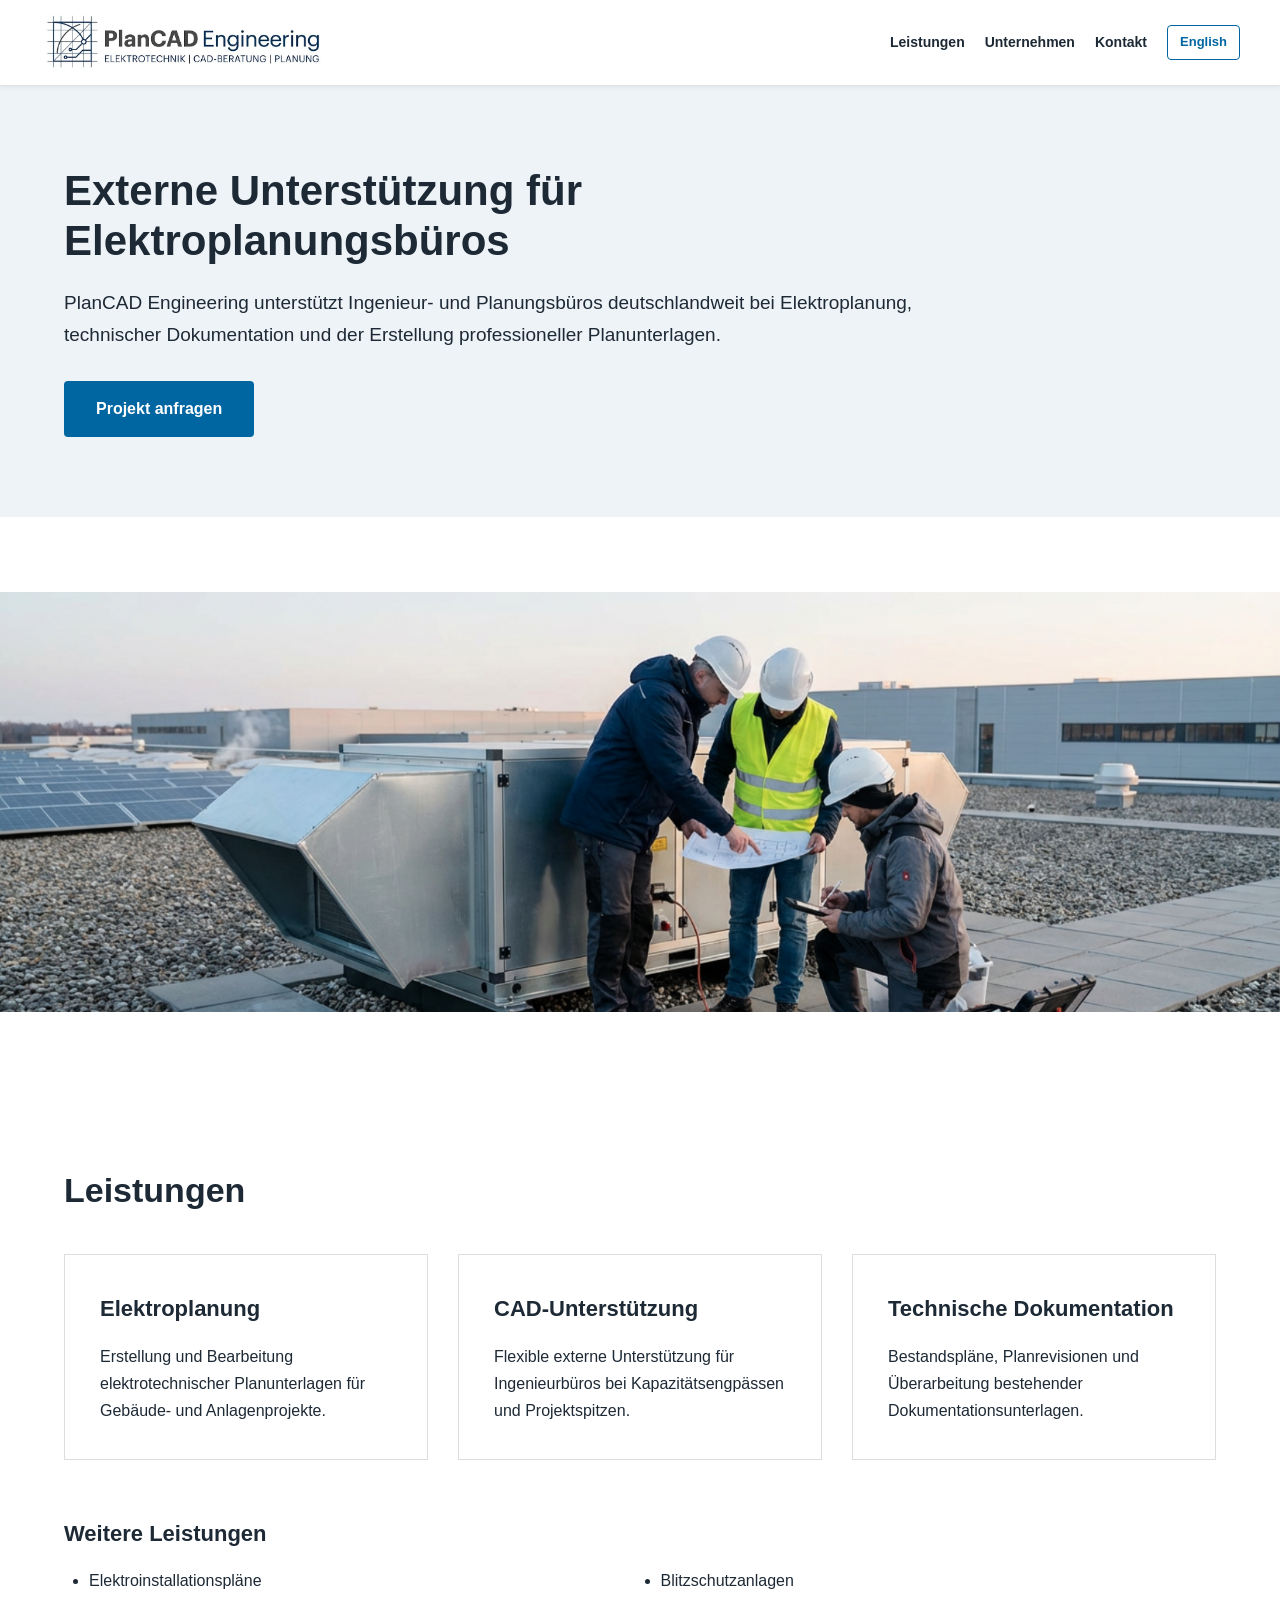
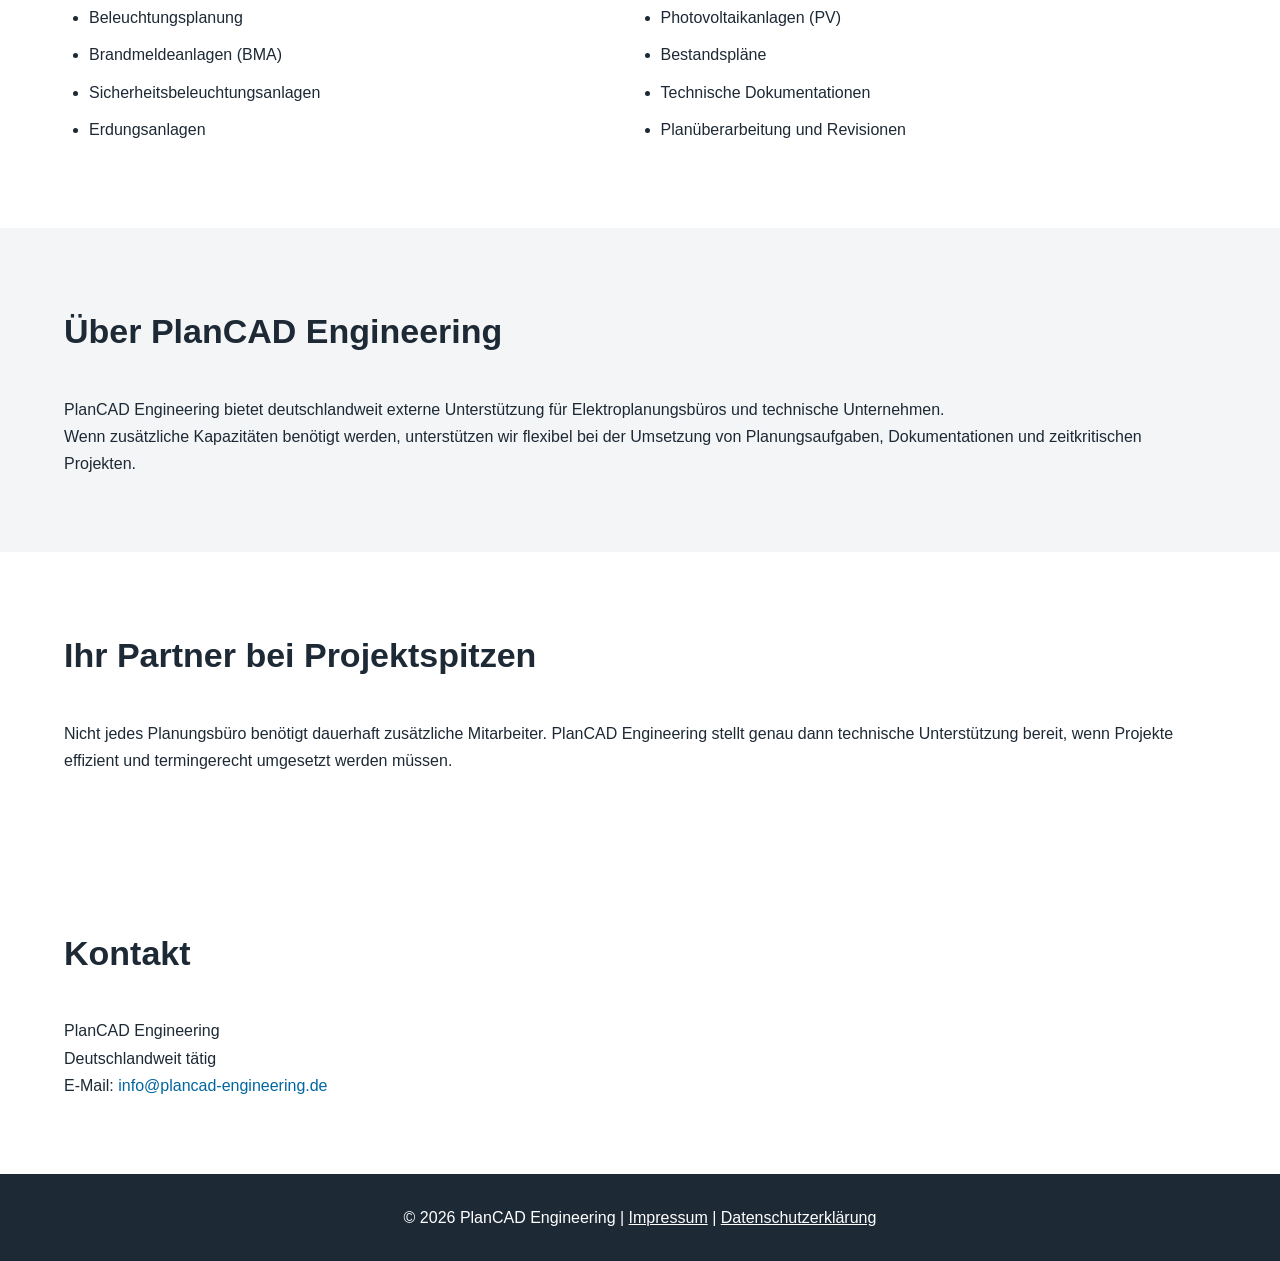
<file: index.html>
<!DOCTYPE html>
<html lang="de">

<head>
    <meta charset="UTF-8">
    <meta name="viewport" content="width=device-width, initial-scale=1.0">
    <title>PlanCAD Engineering | Elektroplanung & technische Dokumentation</title>
    <meta name="description" content="PlanCAD Engineering unterstützt Elektroplanungsbüros deutschlandweit mit Elektroplanung, CAD-Unterstützung, Bestandsplänen und technischer Dokumentation.">
    <link rel="stylesheet" href="css/style.css">
</head>

<body>

    <header>
        <div class="container header-content">
            <a href="index.html">
    <img src="images/Logo1.jpg" alt="PlanCAD Engineering Logo" class="logo">
</a>
            
            <nav>
                <div class="menu-links">
                    <a href="#leistungen">Leistungen</a>
                    <a href="#unternehmen">Unternehmen</a>
                    <a href="#kontakt">Kontakt</a>
                </div>
                <a class="language" href="en/index.html">
                    English
                </a>
            </nav>
        </div>
    </header>

    <section class="hero">
        <div class="container">
            <h1>
                Externe Unterstützung für Elektroplanungsbüros
            </h1>
            <p>
                PlanCAD Engineering unterstützt Ingenieur- und Planungsbüros
                deutschlandweit bei Elektroplanung, technischer Dokumentation
                und der Erstellung professioneller Planunterlagen.
            </p>
            <a href="#kontakt" class="button">
                Projekt anfragen
            </a>
        </div>
    </section>

    <section class="project-image">
        <img src="images/image1.png" alt="Elektroplanung und technische Dokumentation">
    </section>

    <section id="leistungen">
        <div class="container">
            <h2>Leistungen</h2>
            <div class="cards">
                <div class="card">
                    <h3>Elektroplanung</h3>
                    <p>
                        Erstellung und Bearbeitung elektrotechnischer
                        Planunterlagen für Gebäude- und Anlagenprojekte.
                    </p>
                </div>
                <div class="card">
                    <h3>CAD-Unterstützung</h3>
                    <p>
                        Flexible externe Unterstützung für Ingenieurbüros
                        bei Kapazitätsengpässen und Projektspitzen.
                    </p>
                </div>
                <div class="card">
                    <h3>Technische Dokumentation</h3>
                    <p>
                        Bestandspläne, Planrevisionen und Überarbeitung
                        bestehender Dokumentationsunterlagen.
                    </p>
                </div>
            </div>

            <br><br>

            <h3>Weitere Leistungen</h3>
            <ul class="service-list">
                <li>Elektroinstallationspläne</li>
                <li>Beleuchtungsplanung</li>
                <li>Brandmeldeanlagen (BMA)</li>
                <li>Sicherheitsbeleuchtungsanlagen</li>
                <li>Erdungsanlagen</li>
                <li>Blitzschutzanlagen</li>
                <li>Photovoltaikanlagen (PV)</li>
                <li>Bestandspläne</li>
                <li>Technische Dokumentationen</li>
                <li>Planüberarbeitung und Revisionen</li>
            </ul>
        </div>
    </section>

    <section id="unternehmen" class="gray">
        <div class="container">
            <h2>Über PlanCAD Engineering</h2>
            <p>
                PlanCAD Engineering bietet deutschlandweit
                externe Unterstützung für Elektroplanungsbüros
                und technische Unternehmen.
            </p>
            <p>
                Wenn zusätzliche Kapazitäten benötigt werden,
                unterstützen wir flexibel bei der Umsetzung von
                Planungsaufgaben, Dokumentationen und
                zeitkritischen Projekten.
            </p>
        </div>
    </section>

    <section class="partner">
        <div class="container">
            <h2>Ihr Partner bei Projektspitzen</h2>
            <p>
                Nicht jedes Planungsbüro benötigt dauerhaft
                zusätzliche Mitarbeiter.
                PlanCAD Engineering stellt genau dann
                technische Unterstützung bereit, wenn Projekte
                effizient und termingerecht umgesetzt werden müssen.
            </p>
        </div>
    </section>

    <section id="kontakt">
        <div class="container">
            <h2>Kontakt</h2>
            <p>PlanCAD Engineering</p>
            <p>Deutschlandweit tätig</p>
            <p>
                E-Mail:
                <a href="mailto:info@plancad-engineering.de">
                    info@plancad-engineering.de
                </a>
            </p>
        </div>
    </section>

    <footer>
        <div class="container">
            <p>
                © 2026 PlanCAD Engineering |
                <a href="impressum.html">Impressum</a> |
                <a href="datenschutz.html">Datenschutzerklärung</a>
            </p>
        </div>
    </footer>

</body>

</html>
</file>
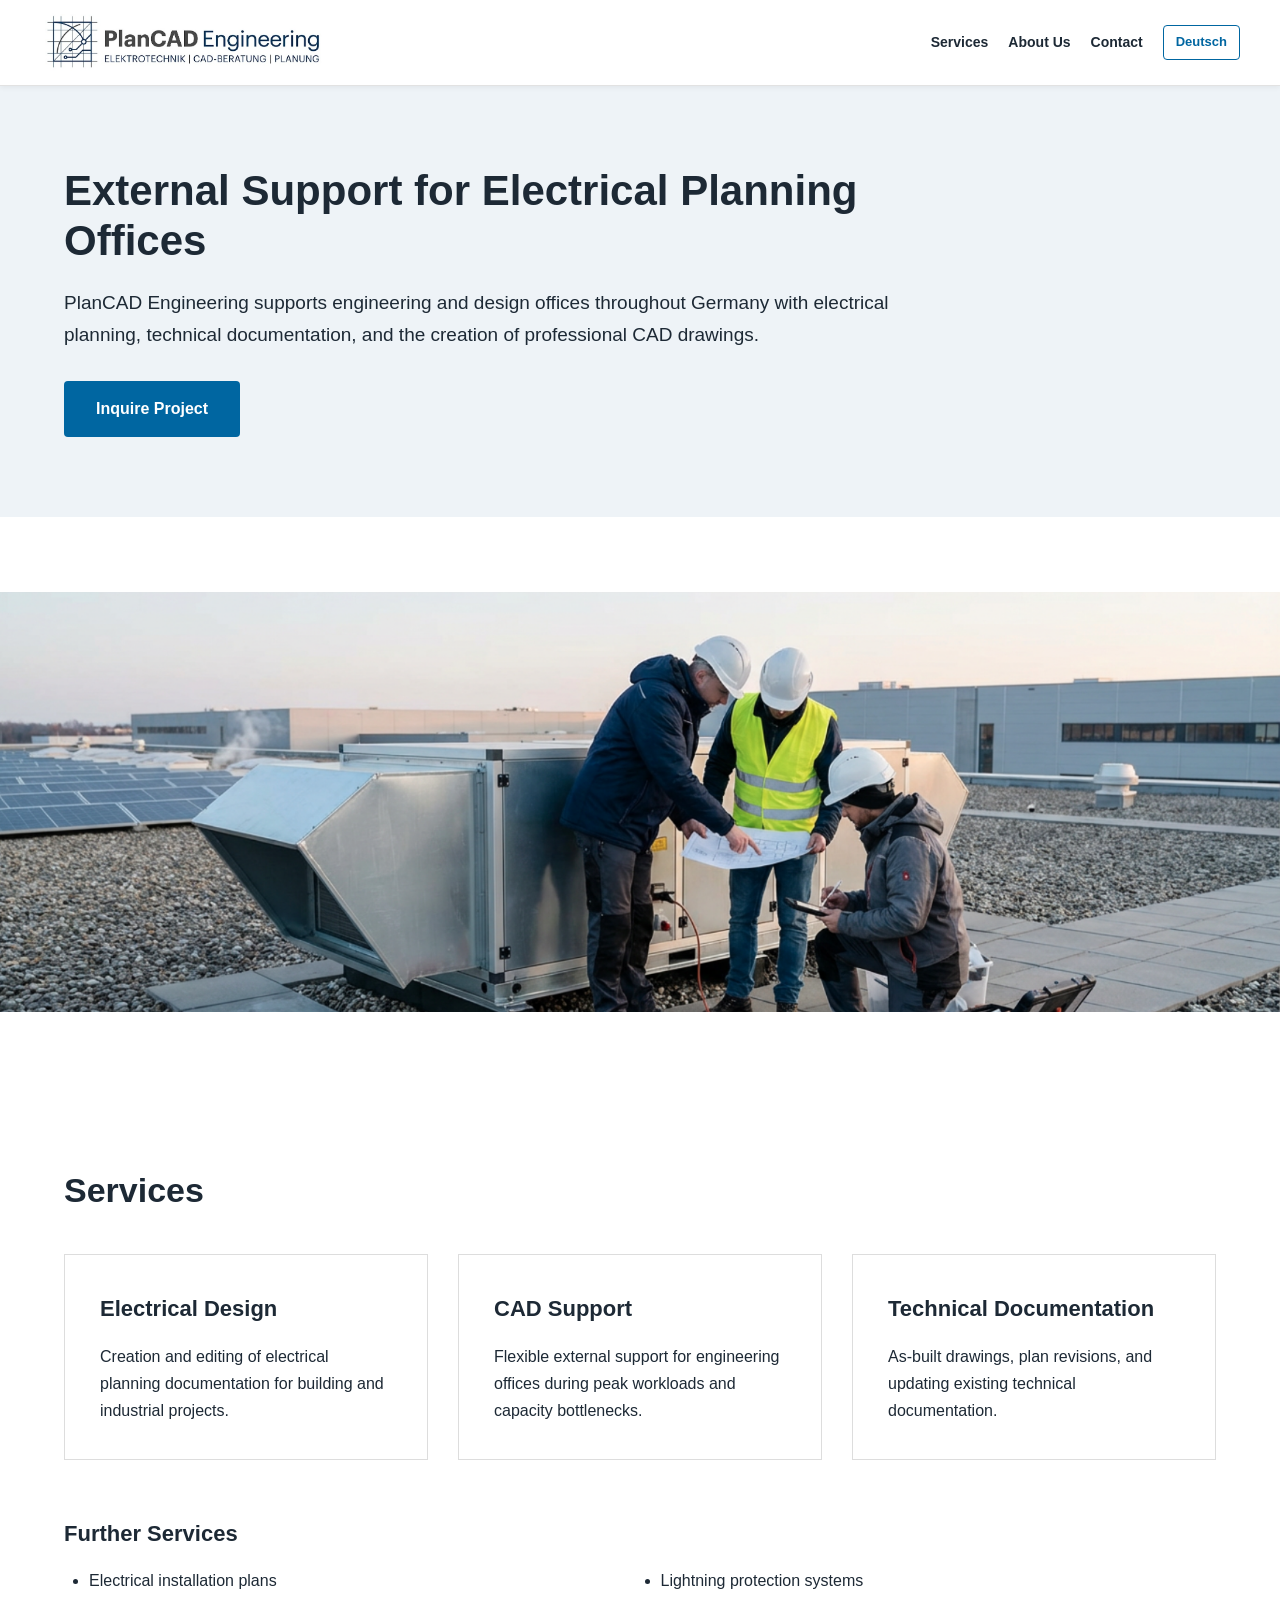
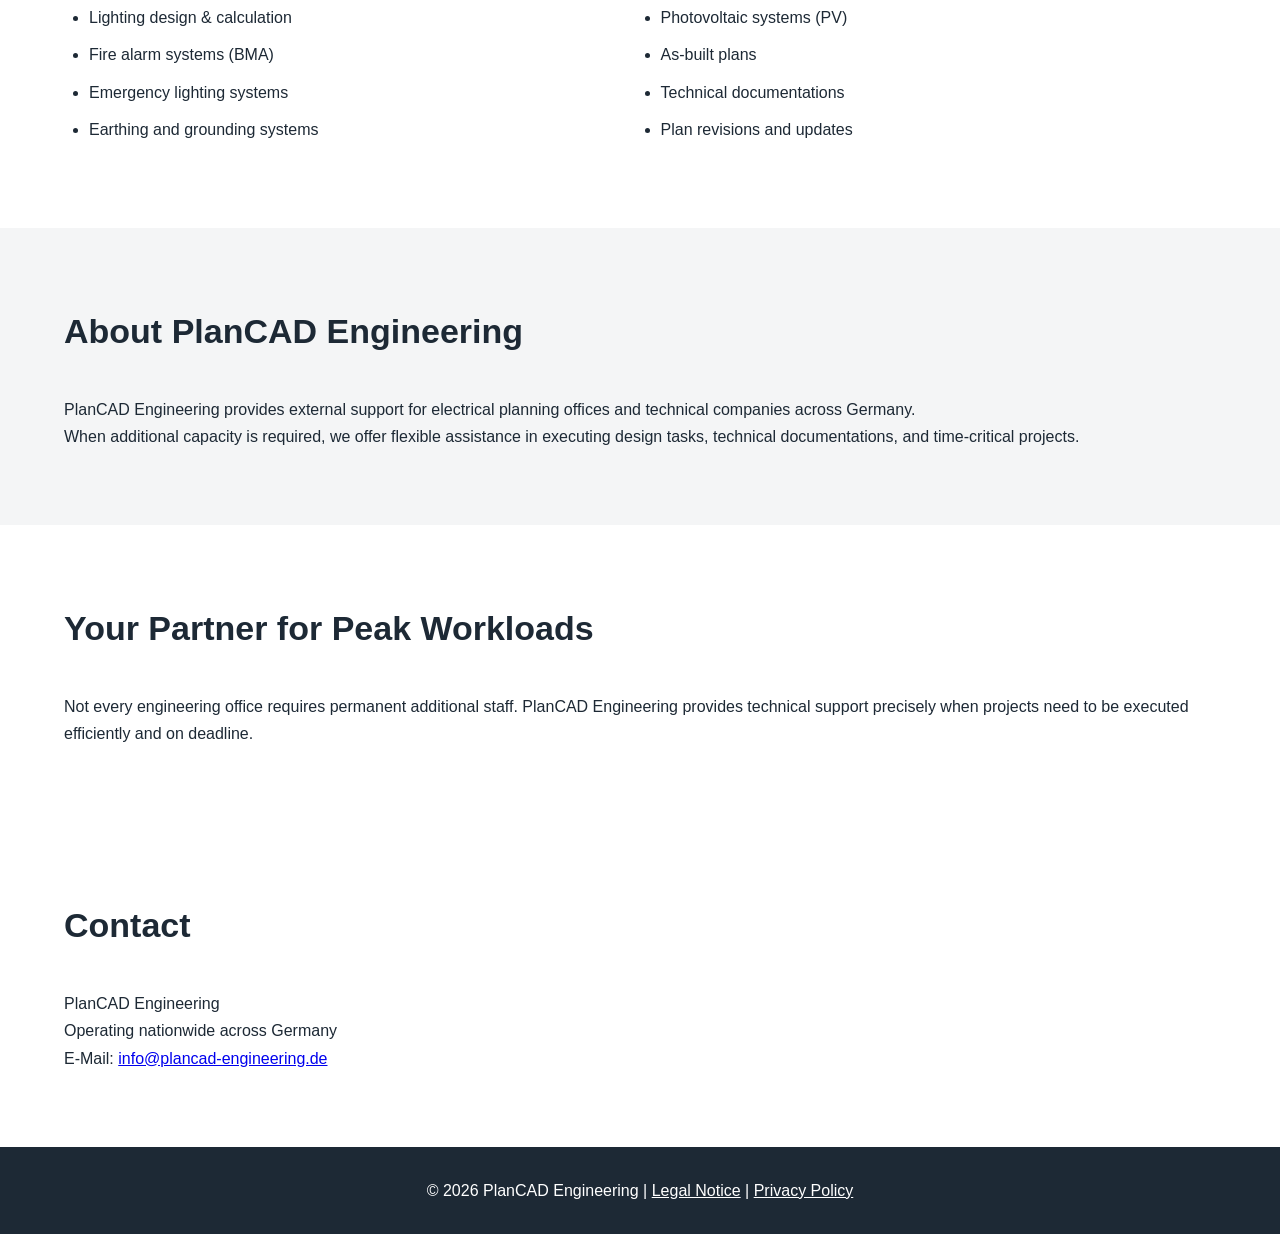
<file: en/index.html>
<!DOCTYPE html>
<html lang="en">

<head>
    <meta charset="UTF-8">
    <meta name="viewport" content="width=device-width, initial-scale=1.0">
    <title>PlanCAD Engineering | Electrical Planning & Technical Documentation</title>
    <meta name="description" content="PlanCAD Engineering supports electrical engineering and planning offices across Germany with electrical design, CAD support, as-built plans, and technical documentation.">
    <link rel="stylesheet" href="../css/style.css">
</head>

<body>

    <header>
        <div class="container header-content">
            <a href="index.html">
                <img src="../images/Logo1.jpg" alt="PlanCAD Engineering Logo" class="logo">
            </a>
            
            <nav>
                <div class="menu-links">
                    <a href="#services">Services</a>
                    <a href="#about">About Us</a>
                    <a href="#contact">Contact</a>
                </div>
                <a class="language" href="../index.html">
                    Deutsch
                </a>
            </nav>
        </div>
    </header>

    <section class="hero">
        <div class="container">
            <h1>
                External Support for Electrical Planning Offices
            </h1>
            <p>
                PlanCAD Engineering supports engineering and design offices throughout Germany 
                with electrical planning, technical documentation, and the creation of 
                professional CAD drawings.
            </p>
            <a href="#contact" class="button">
                Inquire Project
            </a>
        </div>
    </section>

    <section class="project-image">
        <img src="../images/image1.png" alt="Electrical planning and technical documentation">
    </section>

    <section id="services">
        <div class="container">
            <h2>Services</h2>
            <div class="cards">
                <div class="card">
                    <h3>Electrical Design</h3>
                    <p>
                        Creation and editing of electrical planning documentation 
                        for building and industrial projects.
                    </p>
                </div>
                <div class="card">
                    <h3>CAD Support</h3>
                    <p>
                        Flexible external support for engineering offices 
                        during peak workloads and capacity bottlenecks.
                    </p>
                </div>
                <div class="card">
                    <h3>Technical Documentation</h3>
                    <p>
                        As-built drawings, plan revisions, and updating 
                        existing technical documentation.
                    </p>
                </div>
            </div>

            <br><br>

            <h3>Further Services</h3>
            <ul class="service-list">
                <li>Electrical installation plans</li>
                <li>Lighting design & calculation</li>
                <li>Fire alarm systems (BMA)</li>
                <li>Emergency lighting systems</li>
                <li>Earthing and grounding systems</li>
                <li>Lightning protection systems</li>
                <li>Photovoltaic systems (PV)</li>
                <li>As-built plans</li>
                <li>Technical documentations</li>
                <li>Plan revisions and updates</li>
            </ul>
        </div>
    </section>

    <section id="about" class="gray">
        <div class="container">
            <h2>About PlanCAD Engineering</h2>
            <p>
                PlanCAD Engineering provides external support for electrical planning offices 
                and technical companies across Germany.
            </p>
            <p>
                When additional capacity is required, we offer flexible assistance in executing 
                design tasks, technical documentations, and time-critical projects.
            </p>
        </div>
    </section>

    <section class="partner">
        <div class="container">
            <h2>Your Partner for Peak Workloads</h2>
            <p>
                Not every engineering office requires permanent additional staff.
                PlanCAD Engineering provides technical support precisely when projects 
                need to be executed efficiently and on deadline.
            </p>
        </div>
    </section>

    <section id="contact">
        <div class="container">
            <h2>Contact</h2>
            <p>PlanCAD Engineering</p>
            <p>Operating nationwide across Germany</p>
            <p>
                E-Mail:
                <a href="mailto:info@plancad-engineering.de">
                    info@plancad-engineering.de
                </a>
            </p>
        </div>
    </section>

    <footer>
        <div class="container">
            <p>
                © 2026 PlanCAD Engineering |
                <a href="impressum.html">Legal Notice</a> |
                <a href="datenschutz.html">Privacy Policy</a>
            </p>
        </div>
    </footer>

</body>

</html>
</file>
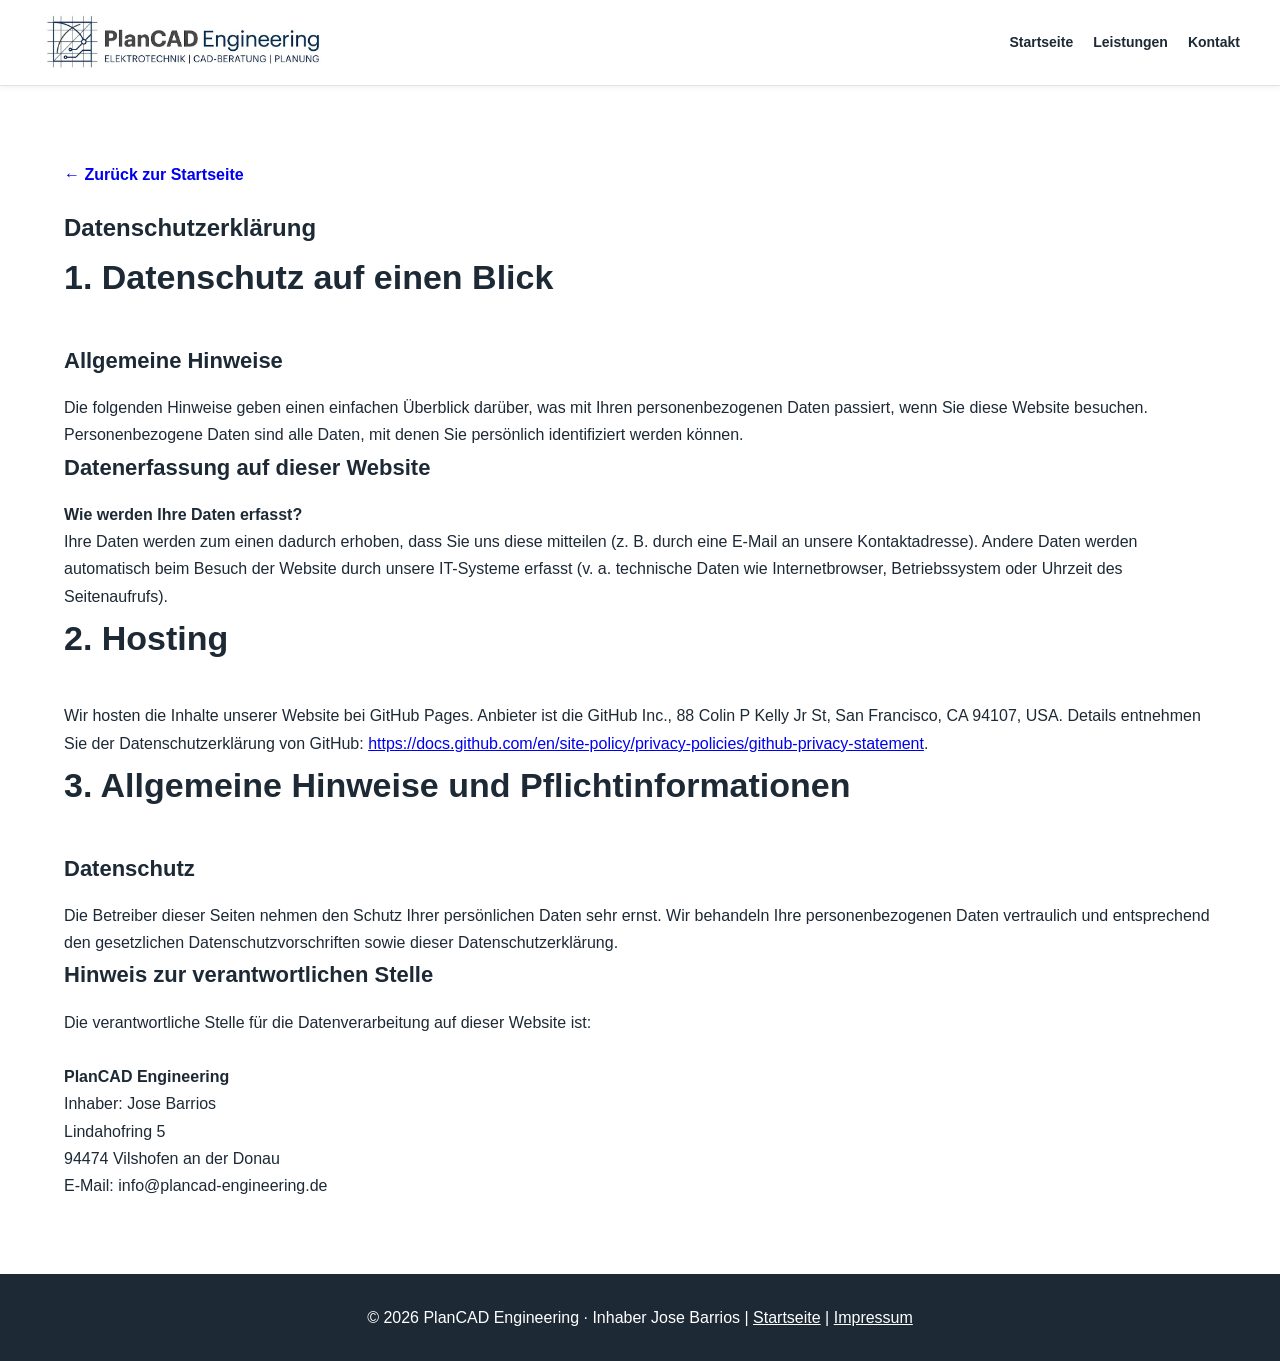
<file: datenschutz.html>
<!DOCTYPE html>
<html lang="de">

<head>
    <meta charset="UTF-8">
    <meta name="viewport" content="width=device-width, initial-scale=1.0">
    <title>Datenschutzerklärung | PlanCAD Engineering</title>
    <link rel="stylesheet" href="css/style.css">
</head>

<body>

    <header>
        <div class="container header-content">
            <a href="index.html">
                <img src="images/Logo1.jpg" alt="PlanCAD Engineering Logo" class="logo">
            </a>
            
            <nav>
                <div class="menu-links">
                    <a href="index.html">Startseite</a>
                    <a href="index.html#leistungen">Leistungen</a>
                    <a href="index.html#kontakt">Kontakt</a>
                </div>
            </nav>
        </div>
    </header>

    <section>
        <div class="container">

            <p style="margin-bottom: 20px;">
                <a href="index.html" style="text-decoration: none; font-weight: bold;">← Zurück zur Startseite</a>
            </p>

            <h1>Datenschutzerklärung</h1>

            <h2>1. Datenschutz auf einen Blick</h2>
            <h3>Allgemeine Hinweise</h3>
            <p>
                Die folgenden Hinweise geben einen einfachen Überblick darüber, was mit Ihren personenbezogenen Daten passiert, wenn Sie diese Website besuchen. Personenbezogene Daten sind alle Daten, mit denen Sie persönlich identifiziert werden können.
            </p>

            <h3>Datenerfassung auf dieser Website</h3>
            <p>
                <strong>Wie werden Ihre Daten erfasst?</strong><br>
                Ihre Daten werden zum einen dadurch erhoben, dass Sie uns diese mitteilen (z. B. durch eine E-Mail an unsere Kontaktadresse). Andere Daten werden automatisch beim Besuch der Website durch unsere IT-Systeme erfasst (v. a. technische Daten wie Internetbrowser, Betriebssystem oder Uhrzeit des Seitenaufrufs).
            </p>

            <h2>2. Hosting</h2>
            <p>
                Wir hosten die Inhalte unserer Website bei GitHub Pages. Anbieter ist die GitHub Inc., 88 Colin P Kelly Jr St, San Francisco, CA 94107, USA. Details entnehmen Sie der Datenschutzerklärung von GitHub: <a href="https://docs.github.com/en/site-policy/privacy-policies/github-privacy-statement" target="_blank" rel="noopener">https://docs.github.com/en/site-policy/privacy-policies/github-privacy-statement</a>.
            </p>

            <h2>3. Allgemeine Hinweise und Pflichtinformationen</h2>
            <h3>Datenschutz</h3>
            <p>
                Die Betreiber dieser Seiten nehmen den Schutz Ihrer persönlichen Daten sehr ernst. Wir behandeln Ihre personenbezogenen Daten vertraulich und entsprechend den gesetzlichen Datenschutzvorschriften sowie dieser Datenschutzerklärung.
            </p>

            <h3>Hinweis zur verantwortlichen Stelle</h3>
            <p>
                Die verantwortliche Stelle für die Datenverarbeitung auf dieser Website ist:<br><br>
                <strong>PlanCAD Engineering</strong><br>
                Inhaber: Jose Barrios<br>
                Lindahofring 5<br>
                94474 Vilshofen an der Donau<br>
                E-Mail: info@plancad-engineering.de
            </p>

        </div>
    </section>

    <footer>
        <div class="container">
            <p>
                © 2026 PlanCAD Engineering · Inhaber Jose Barrios | 
                <a href="index.html">Startseite</a> | 
                <a href="impressum.html">Impressum</a>
            </p>
        </div>
    </footer>

</body>

</html>
</file>
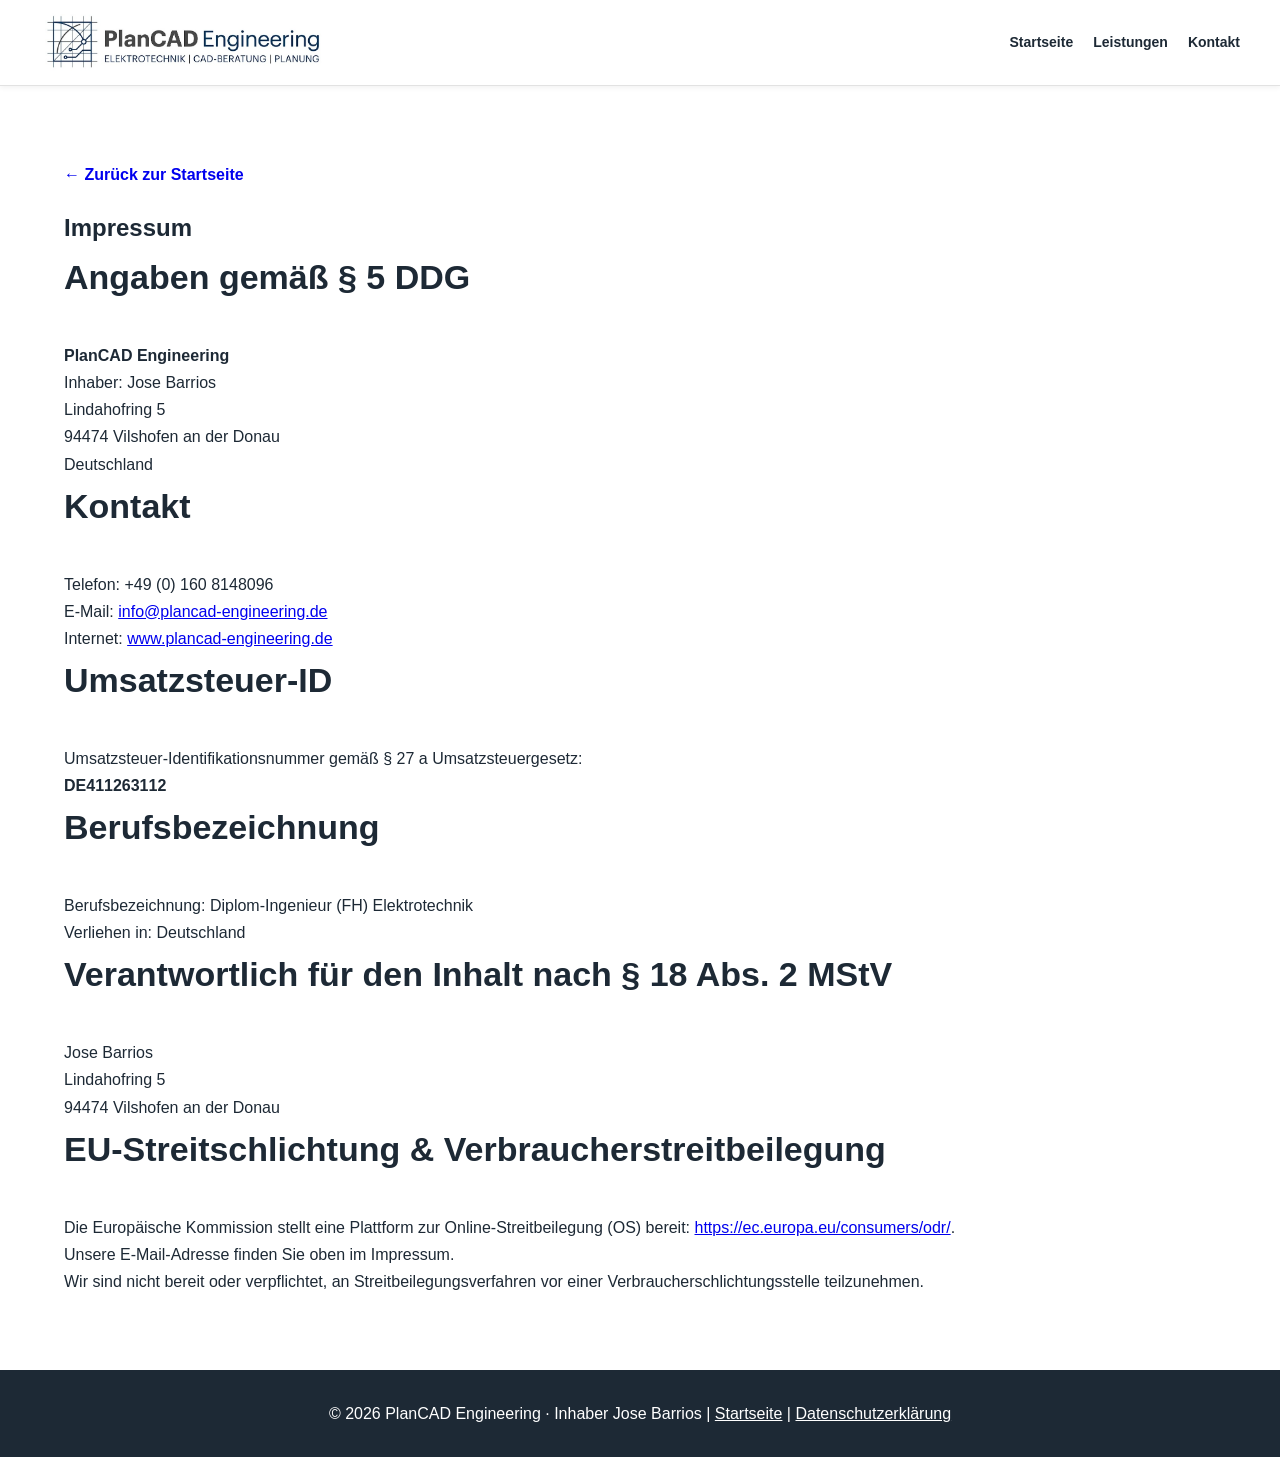
<file: impressum.html>
<!DOCTYPE html>
<html lang="de">

<head>
    <meta charset="UTF-8">
    <meta name="viewport" content="width=device-width, initial-scale=1.0">
    <title>Impressum | PlanCAD Engineering</title>
    <link rel="stylesheet" href="css/style.css">
</head>

<body>

    <header>
        <div class="container header-content">
            <a href="index.html">
                <img src="images/Logo1.jpg" alt="PlanCAD Engineering Logo" class="logo">
            </a>
            
            <nav>
                <div class="menu-links">
                    <a href="index.html">Startseite</a>
                    <a href="index.html#leistungen">Leistungen</a>
                    <a href="index.html#kontakt">Kontakt</a>
                </div>
            </nav>
        </div>
    </header>

    <section>
        <div class="container">

            <p style="margin-bottom: 20px;">
                <a href="index.html" style="text-decoration: none; font-weight: bold;">← Zurück zur Startseite</a>
            </p>

            <h1>Impressum</h1>

            <h2>Angaben gemäß § 5 DDG</h2>
            <p>
                <strong>PlanCAD Engineering</strong><br>
                Inhaber: Jose Barrios<br>
                Lindahofring 5<br>
                94474 Vilshofen an der Donau<br>
                Deutschland
            </p>

            <h2>Kontakt</h2>
            <p>
                Telefon: +49 (0) 160 8148096<br>
                E-Mail: <a href="mailto:info@plancad-engineering.de">info@plancad-engineering.de</a><br>
                Internet: <a href="https://plancad-engineering.de" target="_blank">www.plancad-engineering.de</a>
            </p>

            <h2>Umsatzsteuer-ID</h2>
            <p>
                Umsatzsteuer-Identifikationsnummer gemäß § 27 a Umsatzsteuergesetz:<br>
                <strong>DE411263112</strong>
            </p>

            <h2>Berufsbezeichnung</h2>
            <p>
                Berufsbezeichnung: Diplom-Ingenieur (FH) Elektrotechnik<br>
                Verliehen in: Deutschland
            </p>

            <h2>Verantwortlich für den Inhalt nach § 18 Abs. 2 MStV</h2>
            <p>
                Jose Barrios<br>
                Lindahofring 5<br>
                94474 Vilshofen an der Donau
            </p>

            <h2>EU-Streitschlichtung & Verbraucherstreitbeilegung</h2>
            <p>
                Die Europäische Kommission stellt eine Plattform zur Online-Streitbeilegung (OS) bereit: 
                <a href="https://ec.europa.eu/consumers/odr/" target="_blank" rel="noopener">https://ec.europa.eu/consumers/odr/</a>.<br>
                Unsere E-Mail-Adresse finden Sie oben im Impressum.
            </p>
            <p>
                Wir sind nicht bereit oder verpflichtet, an Streitbeilegungsverfahren vor einer Verbraucherschlichtungsstelle teilzunehmen.
            </p>

        </div>
    </section>

    <footer>
        <div class="container">
            <p>
                © 2026 PlanCAD Engineering · Inhaber Jose Barrios | 
                <a href="index.html">Startseite</a> | 
                <a href="datenschutz.html">Datenschutzerklärung</a>
            </p>
        </div>
    </footer>

</body>

</html>
</file>
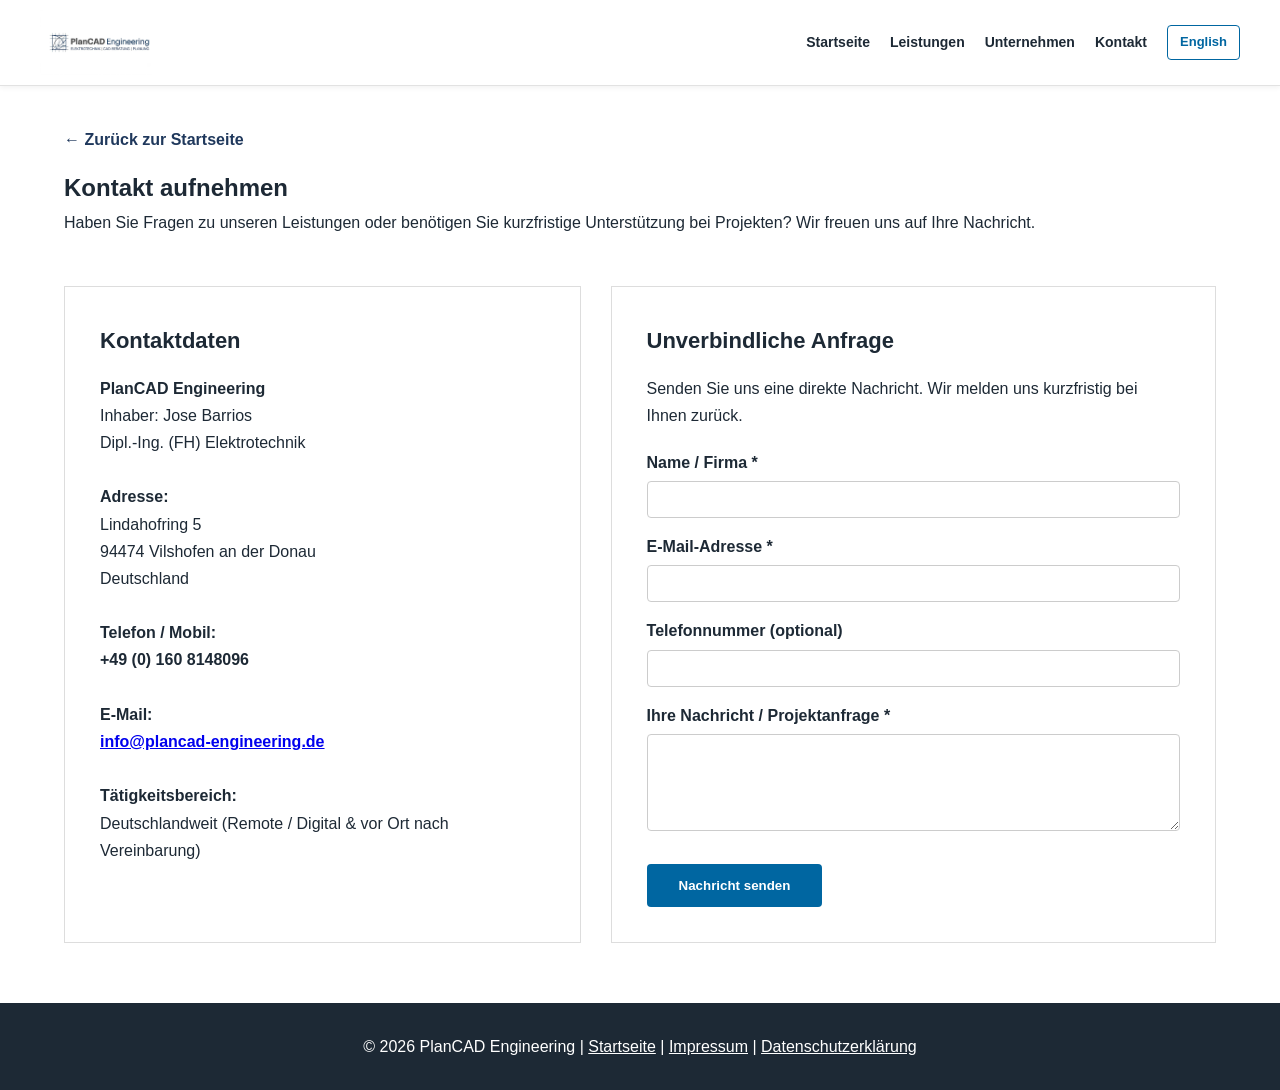
<file: kontakt.html>
<!DOCTYPE html>
<html lang="de">

<head>
    <meta charset="UTF-8">
    <meta name="viewport" content="width=device-width, initial-scale=1.0">
    <title>Kontakt | PlanCAD Engineering</title>
    <meta name="description" content="Kontaktieren Sie PlanCAD Engineering für externe Unterstützung bei Elektroplanung, CAD-Zeichnungen und technischer Dokumentation.">
    <link rel="stylesheet" href="css/style.css">
</head>

<body>

    <header>
        <div class="container header-content">
            <!-- Logo con enlace de regreso a la portada -->
            <a href="index.html">
                <img src="images/logo.jpg" alt="PlanCAD Engineering Logo" class="logo">
            </a>

            <nav>
                <div class="menu-links">
                    <a href="index.html">Startseite</a>
                    <a href="index.html#leistungen">Leistungen</a>
                    <a href="index.html#unternehmen">Unternehmen</a>
                    <a href="kontakt.html" class="active">Kontakt</a>
                </div>

                <a class="language" href="en/index.html">
                    English
                </a>
            </nav>
        </div>
    </header>

    <section class="hero-small" style="padding: 40px 0 20px 0;">
        <div class="container">
            <p style="margin-bottom: 15px;">
                <a href="index.html" style="text-decoration: none; font-weight: bold; color: #1F385C;">← Zurück zur Startseite</a>
            </p>
            <h1>Kontakt aufnehmen</h1>
            <p>
                Haben Sie Fragen zu unseren Leistungen oder benötigen Sie kurzfristige Unterstützung bei Projekten? Wir freuen uns auf Ihre Nachricht.
            </p>
        </div>
    </section>

    <section id="kontakt-details" style="padding: 30px 0 60px 0;">
        <div class="container">
            <div class="cards" style="display: flex; gap: 30px; flex-wrap: wrap;">

                <!-- Tarjeta con Información de Contacto Directo -->
                <div class="card" style="flex: 1; min-width: 280px;">
                    <h3>Kontaktdaten</h3>
                    <p><strong>PlanCAD Engineering</strong></p>
                    <p>Inhaber: Jose Barrios</p>
                    <p>Dipl.-Ing. (FH) Elektrotechnik</p>
                    <br>
                    <p><strong>Adresse:</strong><br>
                    Lindahofring 5<br>
                    94474 Vilshofen an der Donau<br>
                    Deutschland</p>
                    <br>
                    <p><strong>Telefon / Mobil:</strong><br>
                    <a href="tel:+491608148096" style="color: inherit; text-decoration: none; font-weight: bold;">+49 (0) 160 8148096</a></p>
                    <br>
                    <p><strong>E-Mail:</strong><br>
                    <a href="mailto:info@plancad-engineering.de" style="font-weight: bold;">info@plancad-engineering.de</a></p>
                    <br>
                    <p><strong>Tätigkeitsbereich:</strong><br>
                    Deutschlandweit (Remote / Digital & vor Ort nach Vereinbarung)</p>
                </div>

                <!-- Tarjeta con Formulario de Consulta Rápida -->
                <div class="card" style="flex: 1.2; min-width: 300px;">
                    <h3>Unverbindliche Anfrage</h3>
                    <p style="margin-bottom: 20px;">Senden Sie uns eine direkte Nachricht. Wir melden uns kurzfristig bei Ihnen zurück.</p>
                    
                    <form action="mailto:info@plancad-engineering.de" method="post" enctype="text/plain" style="display: flex; flex-direction: column; gap: 15px;">
                        <div>
                            <label for="name" style="display: block; margin-bottom: 5px; font-weight: bold;">Name / Firma *</label>
                            <input type="text" id="name" name="Name" required style="width: 100%; padding: 10px; border: 1px solid #ccc; border-radius: 4px; box-sizing: border-box;">
                        </div>

                        <div>
                            <label for="email" style="display: block; margin-bottom: 5px; font-weight: bold;">E-Mail-Adresse *</label>
                            <input type="email" id="email" name="Email" required style="width: 100%; padding: 10px; border: 1px solid #ccc; border-radius: 4px; box-sizing: border-box;">
                        </div>

                        <div>
                            <label for="phone" style="display: block; margin-bottom: 5px; font-weight: bold;">Telefonnummer (optional)</label>
                            <input type="tel" id="phone" name="Telefon" style="width: 100%; padding: 10px; border: 1px solid #ccc; border-radius: 4px; box-sizing: border-box;">
                        </div>

                        <div>
                            <label for="message" style="display: block; margin-bottom: 5px; font-weight: bold;">Ihre Nachricht / Projektanfrage *</label>
                            <textarea id="message" name="Nachricht" rows="5" required style="width: 100%; padding: 10px; border: 1px solid #ccc; border-radius: 4px; box-sizing: border-box; resize: vertical;"></textarea>
                        </div>

                        <button type="submit" class="button" style="border: none; cursor: pointer; align-self: flex-start; margin-top: 10px;">
                            Nachricht senden
                        </button>
                    </form>
                </div>

            </div>
        </div>
    </section>

    <footer>
        <div class="container">
            <p>
                © 2026 PlanCAD Engineering | 
                <a href="index.html">Startseite</a> | 
                <a href="impressum.html">Impressum</a> | 
                <a href="datenschutz.html">Datenschutzerklärung</a>
            </p>
        </div>
    </footer>

</body>

</html>
</file>
<file: css/style.css>
* {
    margin: 0;
    padding: 0;
    box-sizing: border-box;
}

body {
    font-family: Arial, Helvetica, sans-serif;
    color: #1d2935;
    line-height: 1.7;
    background: white;
}

.container {
    width: 90%;
    max-width: 1200px;
    margin: auto;
}

/* HEADER - FIJO ARRIBA Y COMPACTO */
header {
    position: sticky;
    top: 0;
    background: #ffffff;
    border-bottom: 1px solid #e2e2e2;
    padding: 10px 0;
    z-index: 1000;
    box-shadow: 0 2px 5px rgba(0, 0, 0, 0.05);
}

.header-content {
    display: flex;
    justify-content: space-between;
    align-items: center;
    width: 100%;
}

/* LOGO */
.logo {
    height: 65px;
    width: auto;
    display: block;
}

nav {
    display: flex;
    align-items: center;
    gap: 20px;
}

.menu-links {
    display: flex;
    gap: 20px;
}

nav a {
    text-decoration: none;
    color: #1d2935;
    font-weight: 600;
    font-size: 14px;
}

nav a:hover {
    color: #0066a1;
}

.language {
    border: 1px solid #0066a1;
    padding: 5px 12px;
    border-radius: 4px;
    color: #0066a1;
    text-decoration: none;
    font-size: 13px;
}

.language:hover {
    background: #0066a1;
    color: white;
}

/* HERO */
.hero {
    background: #eef3f7;
    padding: 80px 0;
}

.hero h1 {
    font-size: 42px;
    max-width: 850px;
    margin-bottom: 20px;
    line-height: 1.2;
}

.hero p {
    font-size: 19px;
    max-width: 850px;
    margin-bottom: 30px;
}

.button {
    display: inline-block;
    background: #0066a1;
    color: white;
    padding: 14px 32px;
    border-radius: 4px;
    text-decoration: none;
    font-weight: bold;
}

.button:hover {
    background: #004d78;
}

/* IMAGE BANNER */
.project-image {
    width: 100%;
    overflow: hidden;
}

.project-image img {
    width: 100%;
    height: 420px;
    object-fit: cover;
    display: block;
}

/* SECTIONS */
section {
    padding: 75px 0;
}

h2 {
    font-size: 34px;
    margin-bottom: 35px;
}

h3 {
    font-size: 22px;
    margin-bottom: 15px;
}

/* CARDS */
.cards {
    display: flex;
    gap: 30px;
}

.card {
    flex: 1;
    background: white;
    border: 1px solid #ddd;
    padding: 35px;
    transition: 0.3s;
}

.card:hover {
    transform: translateY(-5px);
}

/* SERVICE LIST */
.service-list {
    margin-left: 25px;
    columns: 2;
}

.service-list li {
    margin-bottom: 10px;
}

.gray {
    background: #f4f5f6;
}

.partner {
    background: #ffffff;
}

/* CONTACT */
#kontakt a {
    color: #0066a1;
    text-decoration: none;
}

/* FOOTER */
footer {
    background: #1d2935;
    color: white;
    padding: 30px 0;
    text-align: center;
}

footer a {
    color: white;
}

/* MOBILE */
@media(max-width: 768px) {
    .header-content {
        flex-direction: column;
    }

    .logo {
        height: 50px;
    }

    nav {
        margin-top: 15px;
        flex-direction: column;
        gap: 12px;
        text-align: center;
    }

    .menu-links {
        flex-direction: column;
        text-align: center;
        gap: 12px;
    }

    .hero h1 {
        font-size: 30px;
    }

    .cards {
        flex-direction: column;
    }

    .project-image img {
        height: 250px;
    }

    .service-list {
        columns: 1;
    }
}
</file>
